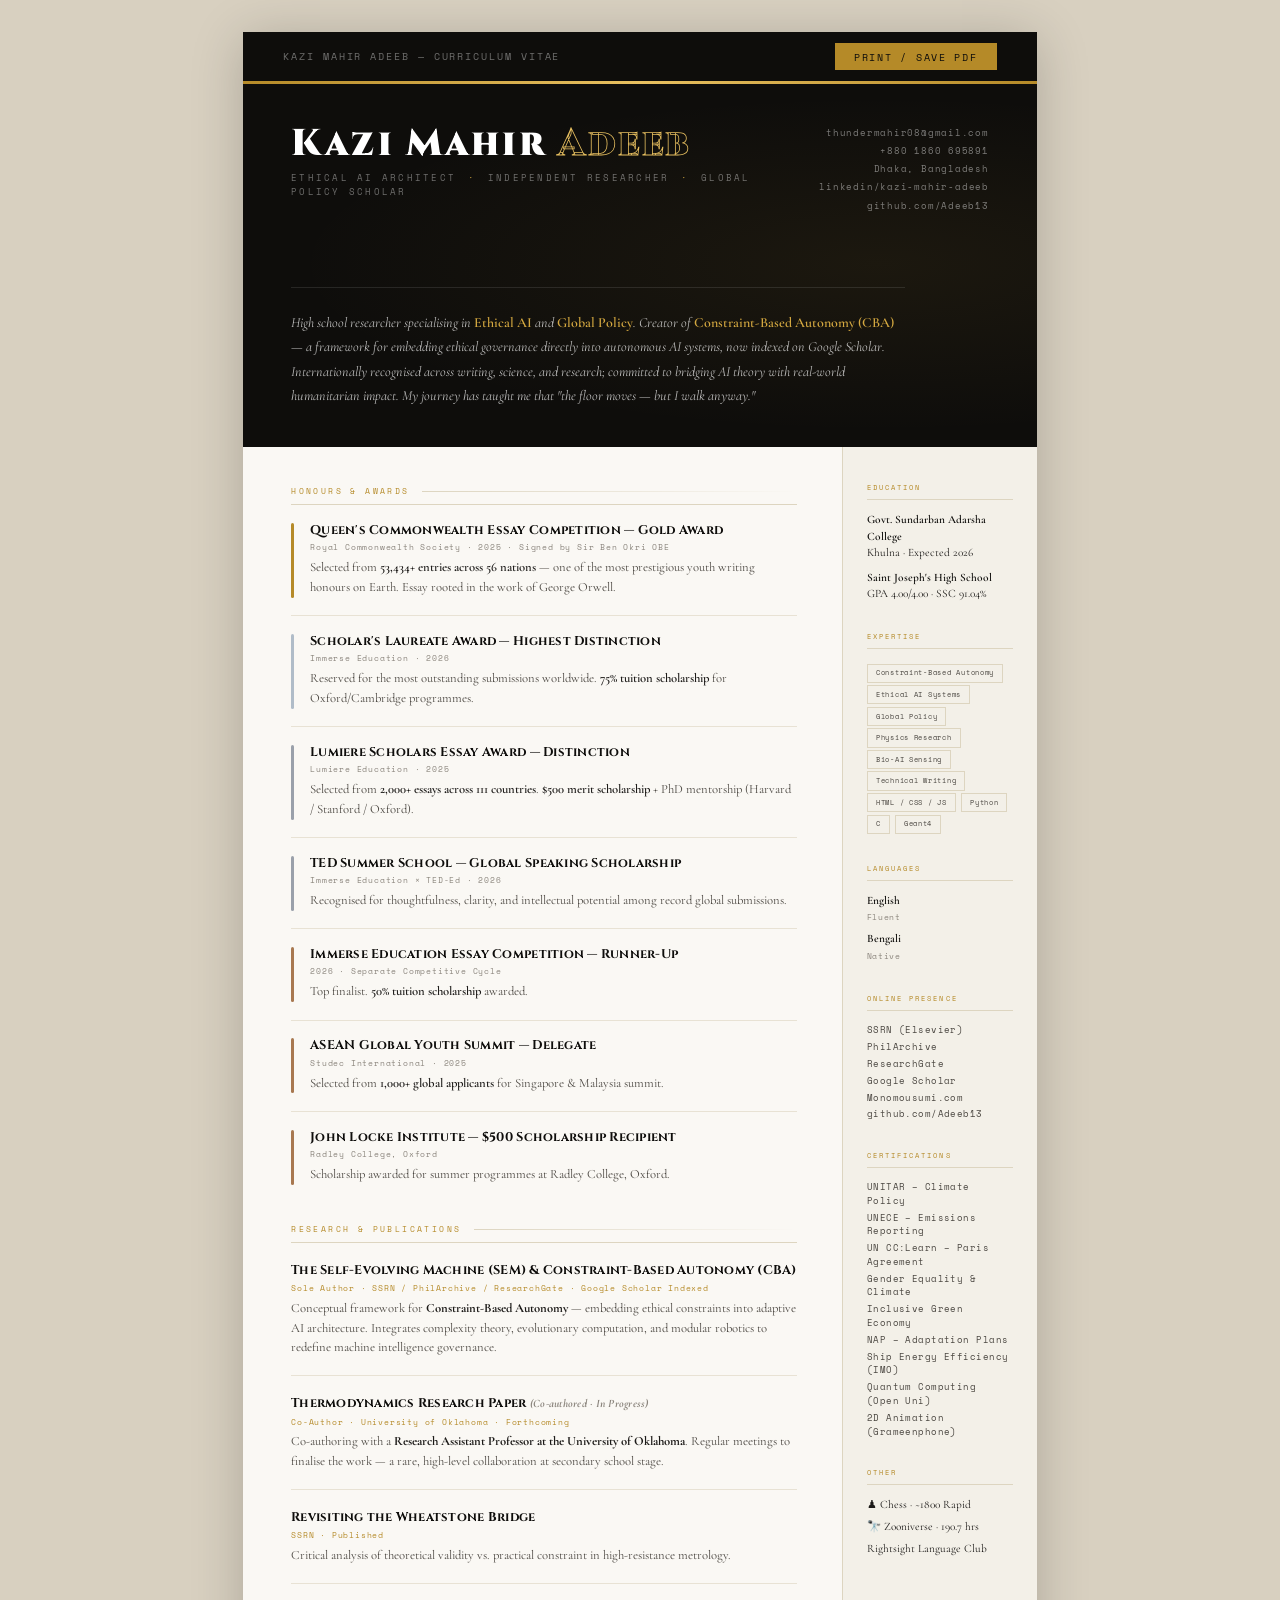
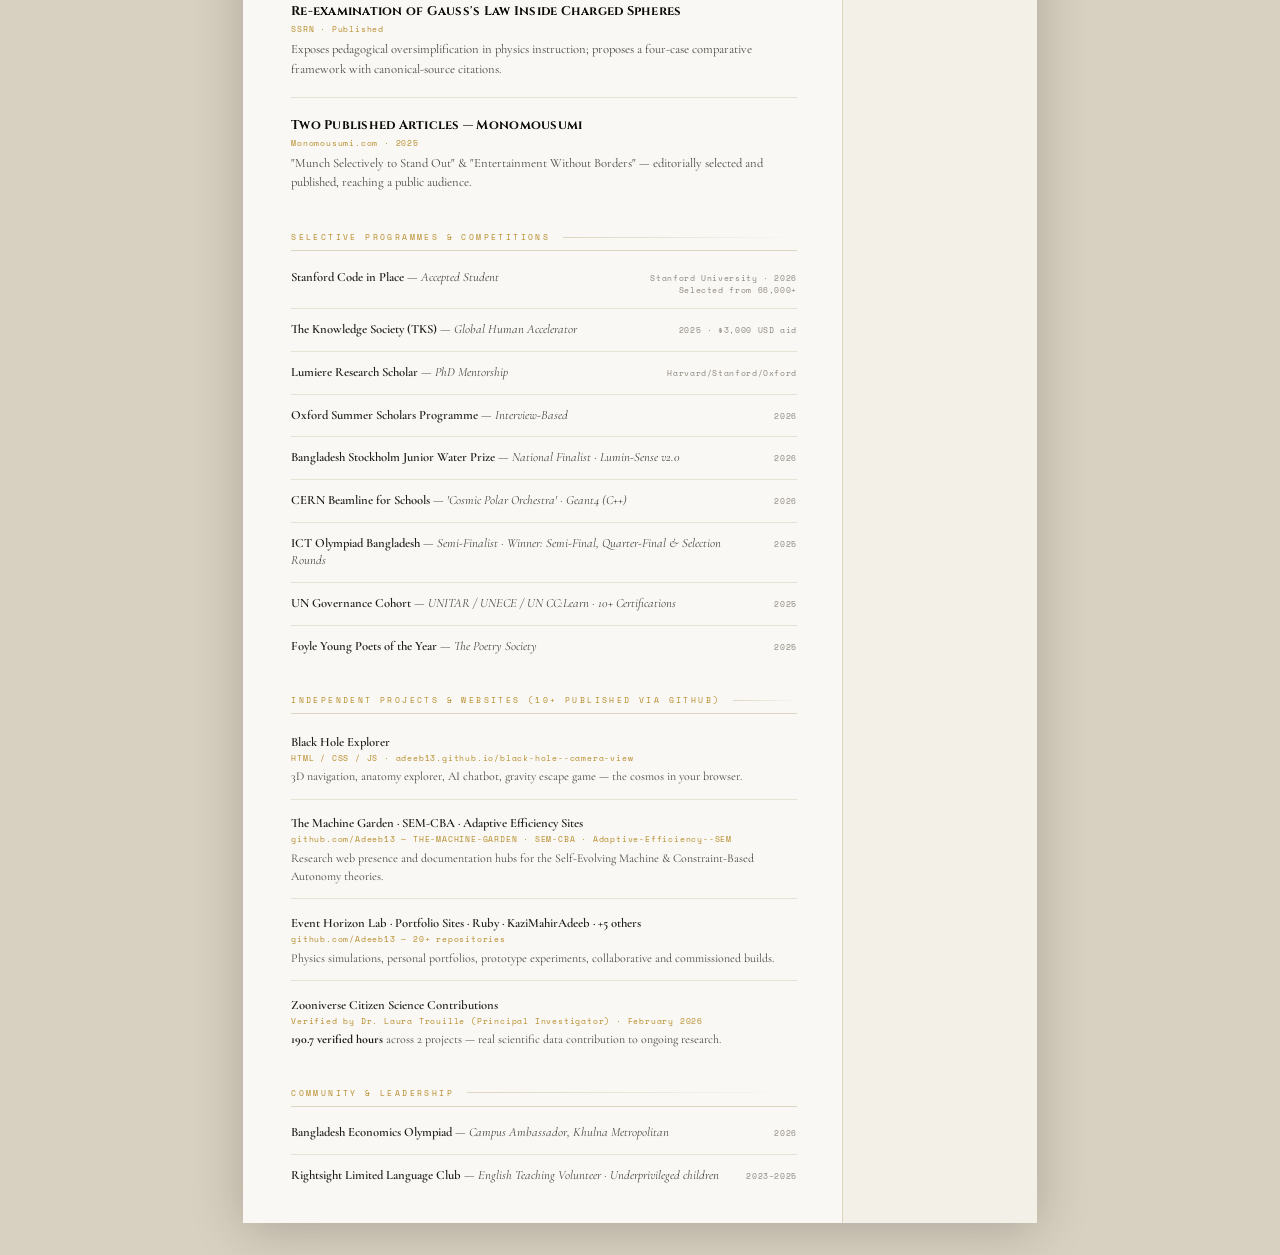
<file: cv.html>
<!DOCTYPE html>
<html lang="en">
<head>
  <meta charset="UTF-8"/>
  <meta name="viewport" content="width=device-width, initial-scale=1.0"/>
  <title>CV — Kazi Mahir Adeeb</title>
  <meta name="description" content="Curriculum Vitae — Kazi Mahir Adeeb · Ethical AI Architect · Independent Researcher"/>
  <link rel="preconnect" href="https://fonts.googleapis.com"/>
  <link rel="preconnect" href="https://fonts.gstatic.com" crossorigin/>
  <link href="https://fonts.googleapis.com/css2?family=Cinzel:wght@400;600;700;900&family=Cormorant+Garamond:ital,wght@0,300;0,400;0,600;0,700;1,300;1,400;1,600&family=Space+Mono:ital,wght@0,400;0,700;1,400&display=swap" rel="stylesheet"/>
  <style>

  /* ══════════════════════════════════════════
     KAZI MAHIR ADEEB — CURRICULUM VITAE
     Print-ready · A4 · Gold & Black
  ══════════════════════════════════════════ */

  :root {
    --gold:      #b58a28;
    --gold-l:    #d4a840;
    --gold-xl:   #e8c060;
    --black:     #0e0d0b;
    --dark:      #1c1a18;
    --mid:       #4a4640;
    --light:     #8a847c;
    --lighter:   #b0aa9e;
    --bg:        #faf8f4;
    --bg2:       #f3f0e8;
    --bg3:       #ede9df;
    --line:      #ddd5c0;
    --line-l:    #e8e2d4;
    --fh: 'Cinzel', serif;
    --fb: 'Cormorant Garamond', serif;
    --fm: 'Space Mono', monospace;
  }

  *, *::before, *::after { box-sizing: border-box; margin: 0; padding: 0; }
  html { background: #d8d0c0; }

  body {
    font-family: var(--fb);
    font-size: 10pt;
    line-height: 1.58;
    color: var(--black);
    background: var(--bg);
    max-width: 210mm;
    margin: 2rem auto;
    box-shadow: 0 6px 50px rgba(0,0,0,0.2);
  }

  /* ── PRINT BUTTON ── */
  .print-bar {
    background: var(--black);
    padding: 0.7rem 2.5rem;
    display: flex; align-items: center; justify-content: space-between;
    position: sticky; top: 0; z-index: 10;
  }
  .print-bar span {
    font-family: var(--fm); font-size: 0.6rem;
    letter-spacing: 0.2em; text-transform: uppercase;
    color: rgba(255,255,255,0.4);
  }
  .print-btn {
    font-family: var(--fm); font-size: 0.6rem;
    letter-spacing: 0.18em; text-transform: uppercase;
    padding: 0.4rem 1.2rem;
    background: var(--gold); color: var(--black);
    border: none; cursor: pointer;
    transition: background 0.2s;
  }
  .print-btn:hover { background: var(--gold-xl); }
  @media print { .print-bar { display: none; } }

  /* ── HEADER ── */
  .cv-header {
    background: var(--black);
    color: white;
    padding: 2.8rem 3rem 2.4rem;
    position: relative; overflow: hidden;
  }
  .cv-header::before {
    content: ''; position: absolute;
    top: 0; left: 0; right: 0; height: 3px;
    background: linear-gradient(90deg, var(--gold), var(--gold-xl), var(--gold));
  }
  .cv-header::after {
    content: ''; position: absolute;
    inset: 0; pointer-events: none;
    background: radial-gradient(ellipse at 80% 50%, rgba(212,168,64,0.07) 0%, transparent 65%);
  }

  .cv-header-grid {
    display: grid; grid-template-columns: 1fr auto;
    gap: 3rem; align-items: start; position: relative; z-index: 1;
  }

  .cv-name {
    font-family: var(--fh);
    font-size: 28pt; font-weight: 900;
    letter-spacing: 0.07em; color: white;
    line-height: 1; margin-bottom: 0.5rem;
  }
  .cv-name-accent {
    color: transparent;
    -webkit-text-stroke: 0.8px var(--gold-xl);
  }
  .cv-roles {
    font-family: var(--fm); font-size: 6.5pt;
    letter-spacing: 0.26em; text-transform: uppercase;
    color: rgba(255,255,255,0.4);
  }
  .cv-roles span { color: var(--gold-l); margin: 0 0.4em; }

  .cv-contact { text-align: right; }
  .cv-contact-item {
    font-family: var(--fm); font-size: 6.5pt;
    letter-spacing: 0.09em; color: rgba(255,255,255,0.45);
    margin-bottom: 0.28rem;
    display: flex; align-items: center; justify-content: flex-end; gap: 0.5rem;
  }
  .cv-contact-item a { color: inherit; text-decoration: none; }

  .cv-profile {
    grid-column: 1 / -1;
    padding-top: 1.4rem; margin-top: 1.4rem;
    border-top: 1px solid rgba(255,255,255,0.1);
    font-size: 10.5pt; line-height: 1.75;
    color: rgba(255,255,255,0.72);
    font-style: italic;
    max-width: 88%;
  }
  .cv-profile strong { color: var(--gold-l); font-style: normal; font-weight: 600; }

  /* ── LAYOUT ── */
  .cv-body {
    display: grid;
    grid-template-columns: 1fr 195px;
  }
  .cv-main { padding: 2.4rem 2.8rem 2.4rem 3rem; }
  .cv-sidebar {
    background: var(--bg2);
    border-left: 1px solid var(--line);
    padding: 2.2rem 1.5rem;
  }

  /* ── SECTION ── */
  .cv-sec { margin-bottom: 2.4rem; }
  .cv-sec:last-child { margin-bottom: 0; }

  .sec-label {
    font-family: var(--fm); font-size: 6pt;
    letter-spacing: 0.3em; text-transform: uppercase;
    color: var(--gold);
    display: flex; align-items: center; gap: 0.8rem;
    margin-bottom: 1.1rem; padding-bottom: 0.4rem;
    border-bottom: 1px solid var(--line);
  }
  .sec-label::after {
    content: ''; flex: 1;
    height: 1px;
    background: linear-gradient(90deg, var(--line), transparent);
  }

  /* ── AWARD ENTRY ── */
  .award-entry {
    display: grid; grid-template-columns: 3px 1fr;
    gap: 0 1rem; align-items: start;
    margin-bottom: 1.1rem; padding-bottom: 1.1rem;
    border-bottom: 1px solid var(--line-l);
  }
  .award-entry:last-child { border-bottom: none; margin-bottom: 0; padding-bottom: 0; }
  .ae-bar { background: var(--gold); border-radius: 2px; align-self: stretch; }
  .ae-bar.plat  { background: #b0bcc8; }
  .ae-bar.silv  { background: #9aa0aa; }
  .ae-bar.brnz  { background: #a87850; }

  .ae-title {
    font-family: var(--fh); font-size: 9.5pt; font-weight: 700;
    color: var(--black); letter-spacing: 0.02em; margin-bottom: 0.12rem;
    line-height: 1.3;
  }
  .ae-org {
    font-family: var(--fm); font-size: 6pt; letter-spacing: 0.1em;
    color: var(--light); margin-bottom: 0.28rem;
  }
  .ae-desc {
    font-size: 9.5pt; color: var(--mid); line-height: 1.55;
  }
  .ae-desc strong { color: var(--dark); font-weight: 600; }

  /* ── RESEARCH ENTRY ── */
  .res-entry {
    margin-bottom: 1.1rem; padding-bottom: 1.1rem;
    border-bottom: 1px solid var(--line-l);
  }
  .res-entry:last-child { border-bottom: none; margin-bottom: 0; padding-bottom: 0; }
  .res-title {
    font-family: var(--fh); font-size: 9.5pt; font-weight: 700;
    color: var(--black); letter-spacing: 0.02em; margin-bottom: 0.1rem;
  }
  .res-meta {
    font-family: var(--fm); font-size: 6pt; letter-spacing: 0.1em;
    color: var(--gold); margin-bottom: 0.25rem;
  }
  .res-desc { font-size: 9.5pt; color: var(--mid); line-height: 1.55; }
  .res-desc strong { color: var(--dark); }

  /* ── PROGRAMME ROW ── */
  .prog-row {
    display: flex; justify-content: space-between; align-items: baseline;
    gap: 1rem; margin-bottom: 0.75rem; padding-bottom: 0.75rem;
    border-bottom: 1px solid var(--line-l);
  }
  .prog-row:last-child { border-bottom: none; margin-bottom: 0; padding-bottom: 0; }
  .pr-name {
    font-family: var(--fb); font-size: 9.5pt; font-weight: 600;
    color: var(--dark); line-height: 1.4;
  }
  .pr-name em { font-weight: 400; color: var(--mid); font-style: italic; }
  .pr-detail {
    font-family: var(--fm); font-size: 6pt;
    letter-spacing: 0.08em; color: var(--light);
    text-align: right; flex-shrink: 0; line-height: 1.5;
  }

  /* ── PROJECT ROW ── */
  .proj-entry {
    margin-bottom: 0.85rem; padding-bottom: 0.85rem;
    border-bottom: 1px solid var(--line-l);
  }
  .proj-entry:last-child { border-bottom: none; margin-bottom: 0; padding-bottom: 0; }
  .proj-name { font-family: var(--fb); font-weight: 600; font-size: 9.5pt; color: var(--dark); }
  .proj-tech { font-family: var(--fm); font-size: 6pt; letter-spacing: 0.1em; color: var(--gold); margin-bottom: 0.18rem; }
  .proj-desc { font-size: 9pt; color: var(--mid); line-height: 1.5; }
  .proj-desc strong { color: var(--dark); }

  /* ── SIDEBAR ── */
  .sb-sec { margin-bottom: 1.8rem; }
  .sb-sec:last-child { margin-bottom: 0; }
  .sb-label {
    font-family: var(--fm); font-size: 5.5pt;
    letter-spacing: 0.28em; text-transform: uppercase;
    color: var(--gold); margin-bottom: 0.75rem;
    padding-bottom: 0.35rem;
    border-bottom: 1px solid var(--line);
  }
  .sb-item { font-size: 8.5pt; color: var(--dark); margin-bottom: 0.35rem; line-height: 1.45; }
  .sb-item strong { font-family: var(--fb); font-weight: 600; display: block; color: var(--black); }
  .sb-item span { font-family: var(--fm); font-size: 6pt; letter-spacing: 0.08em; color: var(--light); }

  .exp-tag {
    display: inline-block;
    font-family: var(--fm); font-size: 5.5pt;
    letter-spacing: 0.1em; padding: 0.18rem 0.5rem;
    border: 1px solid var(--line); color: var(--mid);
    margin: 0.14rem 0.14rem 0 0;
  }
  .cert-item { font-family: var(--fm); font-size: 6.5pt; letter-spacing: 0.05em; color: var(--mid); margin-bottom: 0.2rem; }

  /* ── PRINT ── */
  @media print {
    html { background: white; }
    body { margin: 0; box-shadow: none; max-width: 100%; font-size: 9.5pt; }
    @page { margin: 0; size: A4; }
    .cv-body { min-height: 260mm; }
    a { color: inherit; }
  }

  @media screen and (max-width: 680px) {
    body { margin: 0; }
    .cv-body { grid-template-columns: 1fr; }
    .cv-sidebar { border-left: none; border-top: 1px solid var(--line); }
    .cv-header-grid { grid-template-columns: 1fr; }
    .cv-contact { text-align: left; }
    .cv-contact-item { justify-content: flex-start; }
    .cv-profile { max-width: 100%; }
  }
  </style>
</head>
<body>

  <div class="print-bar">
    <span>Kazi Mahir Adeeb — Curriculum Vitae</span>
    <button class="print-btn" onclick="window.print()">Print / Save PDF</button>
  </div>

  <!-- ══ HEADER ══ -->
  <header class="cv-header">
    <div class="cv-header-grid">
      <div>
        <div class="cv-name">Kazi Mahir <span class="cv-name-accent">Adeeb</span></div>
        <div class="cv-roles">
          Ethical AI Architect <span>·</span> Independent Researcher <span>·</span> Global Policy Scholar
        </div>
      </div>
      <div class="cv-contact">
        <div class="cv-contact-item">thundermahir08@gmail.com</div>
        <div class="cv-contact-item">+880 1860 695891</div>
        <div class="cv-contact-item">Dhaka, Bangladesh</div>
        <div class="cv-contact-item"><a href="https://linkedin.com/in/kazi-mahir-adeeb-62b954340" target="_blank">linkedin/kazi-mahir-adeeb</a></div>
        <div class="cv-contact-item"><a href="https://github.com/Adeeb13" target="_blank">github.com/Adeeb13</a></div>
      </div>
      <p class="cv-profile">
        High school researcher specialising in <strong>Ethical AI</strong> and <strong>Global Policy</strong>. Creator of <strong>Constraint-Based Autonomy (CBA)</strong> — a framework for embedding ethical governance directly into autonomous AI systems, now indexed on Google Scholar. Internationally recognised across writing, science, and research; committed to bridging AI theory with real-world humanitarian impact. My journey has taught me that "the floor moves — but I walk anyway."
      </p>
    </div>
  </header>

  <!-- ══ BODY ══ -->
  <div class="cv-body">
    <main class="cv-main">

      <!-- HONOURS -->
      <div class="cv-sec">
        <div class="sec-label">Honours &amp; Awards</div>

        <div class="award-entry">
          <div class="ae-bar"></div>
          <div>
            <div class="ae-title">Queen's Commonwealth Essay Competition — Gold Award</div>
            <div class="ae-org">Royal Commonwealth Society · 2025 · Signed by Sir Ben Okri OBE</div>
            <div class="ae-desc">Selected from <strong>53,434+ entries across 56 nations</strong> — one of the most prestigious youth writing honours on Earth. Essay rooted in the work of George Orwell.</div>
          </div>
        </div>

        <div class="award-entry">
          <div class="ae-bar plat"></div>
          <div>
            <div class="ae-title">Scholar's Laureate Award — Highest Distinction</div>
            <div class="ae-org">Immerse Education · 2026</div>
            <div class="ae-desc">Reserved for the most outstanding submissions worldwide. <strong>75% tuition scholarship</strong> for Oxford/Cambridge programmes.</div>
          </div>
        </div>

        <div class="award-entry">
          <div class="ae-bar silv"></div>
          <div>
            <div class="ae-title">Lumiere Scholars Essay Award — Distinction</div>
            <div class="ae-org">Lumiere Education · 2025</div>
            <div class="ae-desc">Selected from <strong>2,000+ essays across 111 countries</strong>. <strong>$500 merit scholarship</strong> + PhD mentorship (Harvard / Stanford / Oxford).</div>
          </div>
        </div>

        <div class="award-entry">
          <div class="ae-bar silv"></div>
          <div>
            <div class="ae-title">TED Summer School — Global Speaking Scholarship</div>
            <div class="ae-org">Immerse Education × TED-Ed · 2026</div>
            <div class="ae-desc">Recognised for thoughtfulness, clarity, and intellectual potential among record global submissions.</div>
          </div>
        </div>

        <div class="award-entry">
          <div class="ae-bar brnz"></div>
          <div>
            <div class="ae-title">Immerse Education Essay Competition — Runner-Up</div>
            <div class="ae-org">2026 · Separate Competitive Cycle</div>
            <div class="ae-desc">Top finalist. <strong>50% tuition scholarship</strong> awarded.</div>
          </div>
        </div>

        <div class="award-entry">
          <div class="ae-bar brnz"></div>
          <div>
            <div class="ae-title">ASEAN Global Youth Summit — Delegate</div>
            <div class="ae-org">Studec International · 2025</div>
            <div class="ae-desc">Selected from <strong>1,000+ global applicants</strong> for Singapore &amp; Malaysia summit.</div>
          </div>
        </div>

        <div class="award-entry">
          <div class="ae-bar brnz"></div>
          <div>
            <div class="ae-title">John Locke Institute — $500 Scholarship Recipient</div>
            <div class="ae-org">Radley College, Oxford</div>
            <div class="ae-desc">Scholarship awarded for summer programmes at Radley College, Oxford.</div>
          </div>
        </div>
      </div>

      <!-- RESEARCH -->
      <div class="cv-sec">
        <div class="sec-label">Research &amp; Publications</div>

        <div class="res-entry">
          <div class="res-title">The Self-Evolving Machine (SEM) &amp; Constraint-Based Autonomy (CBA)</div>
          <div class="res-meta">Sole Author · SSRN / PhilArchive / ResearchGate · Google Scholar Indexed</div>
          <div class="res-desc">Conceptual framework for <strong>Constraint-Based Autonomy</strong> — embedding ethical constraints into adaptive AI architecture. Integrates complexity theory, evolutionary computation, and modular robotics to redefine machine intelligence governance.</div>
        </div>

        <div class="res-entry">
          <div class="res-title">Thermodynamics Research Paper <em style="font-size:8.5pt;color:#8a847c;font-style:italic;font-family:var(--fb)">(Co-authored · In Progress)</em></div>
          <div class="res-meta">Co-Author · University of Oklahoma · Forthcoming</div>
          <div class="res-desc">Co-authoring with a <strong>Research Assistant Professor at the University of Oklahoma</strong>. Regular meetings to finalise the work — a rare, high-level collaboration at secondary school stage.</div>
        </div>

        <div class="res-entry">
          <div class="res-title">Revisiting the Wheatstone Bridge</div>
          <div class="res-meta">SSRN · Published</div>
          <div class="res-desc">Critical analysis of theoretical validity vs. practical constraint in high-resistance metrology.</div>
        </div>

        <div class="res-entry">
          <div class="res-title">Re-examination of Gauss's Law Inside Charged Spheres</div>
          <div class="res-meta">SSRN · Published</div>
          <div class="res-desc">Exposes pedagogical oversimplification in physics instruction; proposes a four-case comparative framework with canonical-source citations.</div>
        </div>

        <div class="res-entry">
          <div class="res-title">Two Published Articles — Monomousumi</div>
          <div class="res-meta">Monomousumi.com · 2025</div>
          <div class="res-desc">"Munch Selectively to Stand Out" &amp; "Entertainment Without Borders" — editorially selected and published, reaching a public audience.</div>
        </div>
      </div>

      <!-- PROGRAMMES -->
      <div class="cv-sec">
        <div class="sec-label">Selective Programmes &amp; Competitions</div>

        <div class="prog-row">
          <div class="pr-name">Stanford Code in Place <em>— Accepted Student</em></div>
          <div class="pr-detail">Stanford University · 2026<br/>Selected from 66,000+</div>
        </div>
        <div class="prog-row">
          <div class="pr-name">The Knowledge Society (TKS) <em>— Global Human Accelerator</em></div>
          <div class="pr-detail">2025 · $3,000 USD aid</div>
        </div>
        <div class="prog-row">
          <div class="pr-name">Lumiere Research Scholar <em>— PhD Mentorship</em></div>
          <div class="pr-detail">Harvard/Stanford/Oxford</div>
        </div>
        <div class="prog-row">
          <div class="pr-name">Oxford Summer Scholars Programme <em>— Interview-Based</em></div>
          <div class="pr-detail">2026</div>
        </div>
        <div class="prog-row">
          <div class="pr-name">Bangladesh Stockholm Junior Water Prize <em>— National Finalist · Lumin-Sense v2.0</em></div>
          <div class="pr-detail">2026</div>
        </div>
        <div class="prog-row">
          <div class="pr-name">CERN Beamline for Schools <em>— 'Cosmic Polar Orchestra' · Geant4 (C++)</em></div>
          <div class="pr-detail">2026</div>
        </div>
        <div class="prog-row">
          <div class="pr-name">ICT Olympiad Bangladesh <em>— Semi-Finalist · Winner: Semi-Final, Quarter-Final &amp; Selection Rounds</em></div>
          <div class="pr-detail">2025</div>
        </div>
        <div class="prog-row">
          <div class="pr-name">UN Governance Cohort <em>— UNITAR / UNECE / UN CC:Learn · 10+ Certifications</em></div>
          <div class="pr-detail">2025</div>
        </div>
        <div class="prog-row">
          <div class="pr-name">Foyle Young Poets of the Year <em>— The Poetry Society</em></div>
          <div class="pr-detail">2025</div>
        </div>
      </div>

      <!-- PROJECTS -->
      <div class="cv-sec">
        <div class="sec-label">Independent Projects &amp; Websites (10+ Published via GitHub)</div>

        <div class="proj-entry">
          <div class="proj-name">Black Hole Explorer</div>
          <div class="proj-tech">HTML / CSS / JS · adeeb13.github.io/black-hole--camera-view</div>
          <div class="proj-desc">3D navigation, anatomy explorer, AI chatbot, gravity escape game — the cosmos in your browser.</div>
        </div>
        <div class="proj-entry">
          <div class="proj-name">The Machine Garden · SEM-CBA · Adaptive Efficiency Sites</div>
          <div class="proj-tech">github.com/Adeeb13 — THE-MACHINE-GARDEN · SEM-CBA · Adaptive-Efficiency--SEM</div>
          <div class="proj-desc">Research web presence and documentation hubs for the Self-Evolving Machine &amp; Constraint-Based Autonomy theories.</div>
        </div>
        <div class="proj-entry">
          <div class="proj-name">Event Horizon Lab · Portfolio Sites · Ruby · KaziMahirAdeeb · +5 others</div>
          <div class="proj-tech">github.com/Adeeb13 — 20+ repositories</div>
          <div class="proj-desc">Physics simulations, personal portfolios, prototype experiments, collaborative and commissioned builds.</div>
        </div>
        <div class="proj-entry">
          <div class="proj-name">Zooniverse Citizen Science Contributions</div>
          <div class="proj-tech">Verified by Dr. Laura Trouille (Principal Investigator) · February 2026</div>
          <div class="proj-desc"><strong>190.7 verified hours</strong> across 2 projects — real scientific data contribution to ongoing research.</div>
        </div>
      </div>

      <!-- SERVICE -->
      <div class="cv-sec">
        <div class="sec-label">Community &amp; Leadership</div>
        <div class="prog-row">
          <div class="pr-name">Bangladesh Economics Olympiad <em>— Campus Ambassador, Khulna Metropolitan</em></div>
          <div class="pr-detail">2026</div>
        </div>
        <div class="prog-row">
          <div class="pr-name">Rightsight Limited Language Club <em>— English Teaching Volunteer · Underprivileged children</em></div>
          <div class="pr-detail">2023–2025</div>
        </div>
      </div>

    </main>

    <!-- ══ SIDEBAR ══ -->
    <aside class="cv-sidebar">

      <div class="sb-sec">
        <div class="sb-label">Education</div>
        <div class="sb-item">
          <strong>Govt. Sundarban Adarsha College</strong>
          Khulna · Expected 2026
        </div>
        <div class="sb-item" style="margin-top:0.5rem">
          <strong>Saint Joseph's High School</strong>
          GPA 4.00/4.00 · SSC 91.04%
        </div>
      </div>

      <div class="sb-sec">
        <div class="sb-label">Expertise</div>
        <div style="margin-top:0.2rem">
          <span class="exp-tag">Constraint-Based Autonomy</span>
          <span class="exp-tag">Ethical AI Systems</span>
          <span class="exp-tag">Global Policy</span>
          <span class="exp-tag">Physics Research</span>
          <span class="exp-tag">Bio-AI Sensing</span>
          <span class="exp-tag">Technical Writing</span>
          <span class="exp-tag">HTML / CSS / JS</span>
          <span class="exp-tag">Python</span>
          <span class="exp-tag">C</span>
          <span class="exp-tag">Geant4</span>
        </div>
      </div>

      <div class="sb-sec">
        <div class="sb-label">Languages</div>
        <div class="sb-item"><strong>English</strong><span>Fluent</span></div>
        <div class="sb-item"><strong>Bengali</strong><span>Native</span></div>
      </div>

      <div class="sb-sec">
        <div class="sb-label">Online Presence</div>
        <div class="cert-item">SSRN (Elsevier)</div>
        <div class="cert-item">PhilArchive</div>
        <div class="cert-item">ResearchGate</div>
        <div class="cert-item">Google Scholar</div>
        <div class="cert-item">Monomousumi.com</div>
        <div class="cert-item">github.com/Adeeb13</div>
      </div>

      <div class="sb-sec">
        <div class="sb-label">Certifications</div>
        <div class="cert-item">UNITAR – Climate Policy</div>
        <div class="cert-item">UNECE – Emissions Reporting</div>
        <div class="cert-item">UN CC:Learn – Paris Agreement</div>
        <div class="cert-item">Gender Equality &amp; Climate</div>
        <div class="cert-item">Inclusive Green Economy</div>
        <div class="cert-item">NAP – Adaptation Plans</div>
        <div class="cert-item">Ship Energy Efficiency (IMO)</div>
        <div class="cert-item">Quantum Computing (Open Uni)</div>
        <div class="cert-item">2D Animation (Grameenphone)</div>
      </div>

      <div class="sb-sec">
        <div class="sb-label">Other</div>
        <div class="sb-item">♟ Chess · ~1800 Rapid</div>
        <div class="sb-item">🔭 Zooniverse · 190.7 hrs</div>
        <div class="sb-item">Rightsight Language Club</div>
      </div>

    </aside>
  </div>

</body>
</html>
</file>
